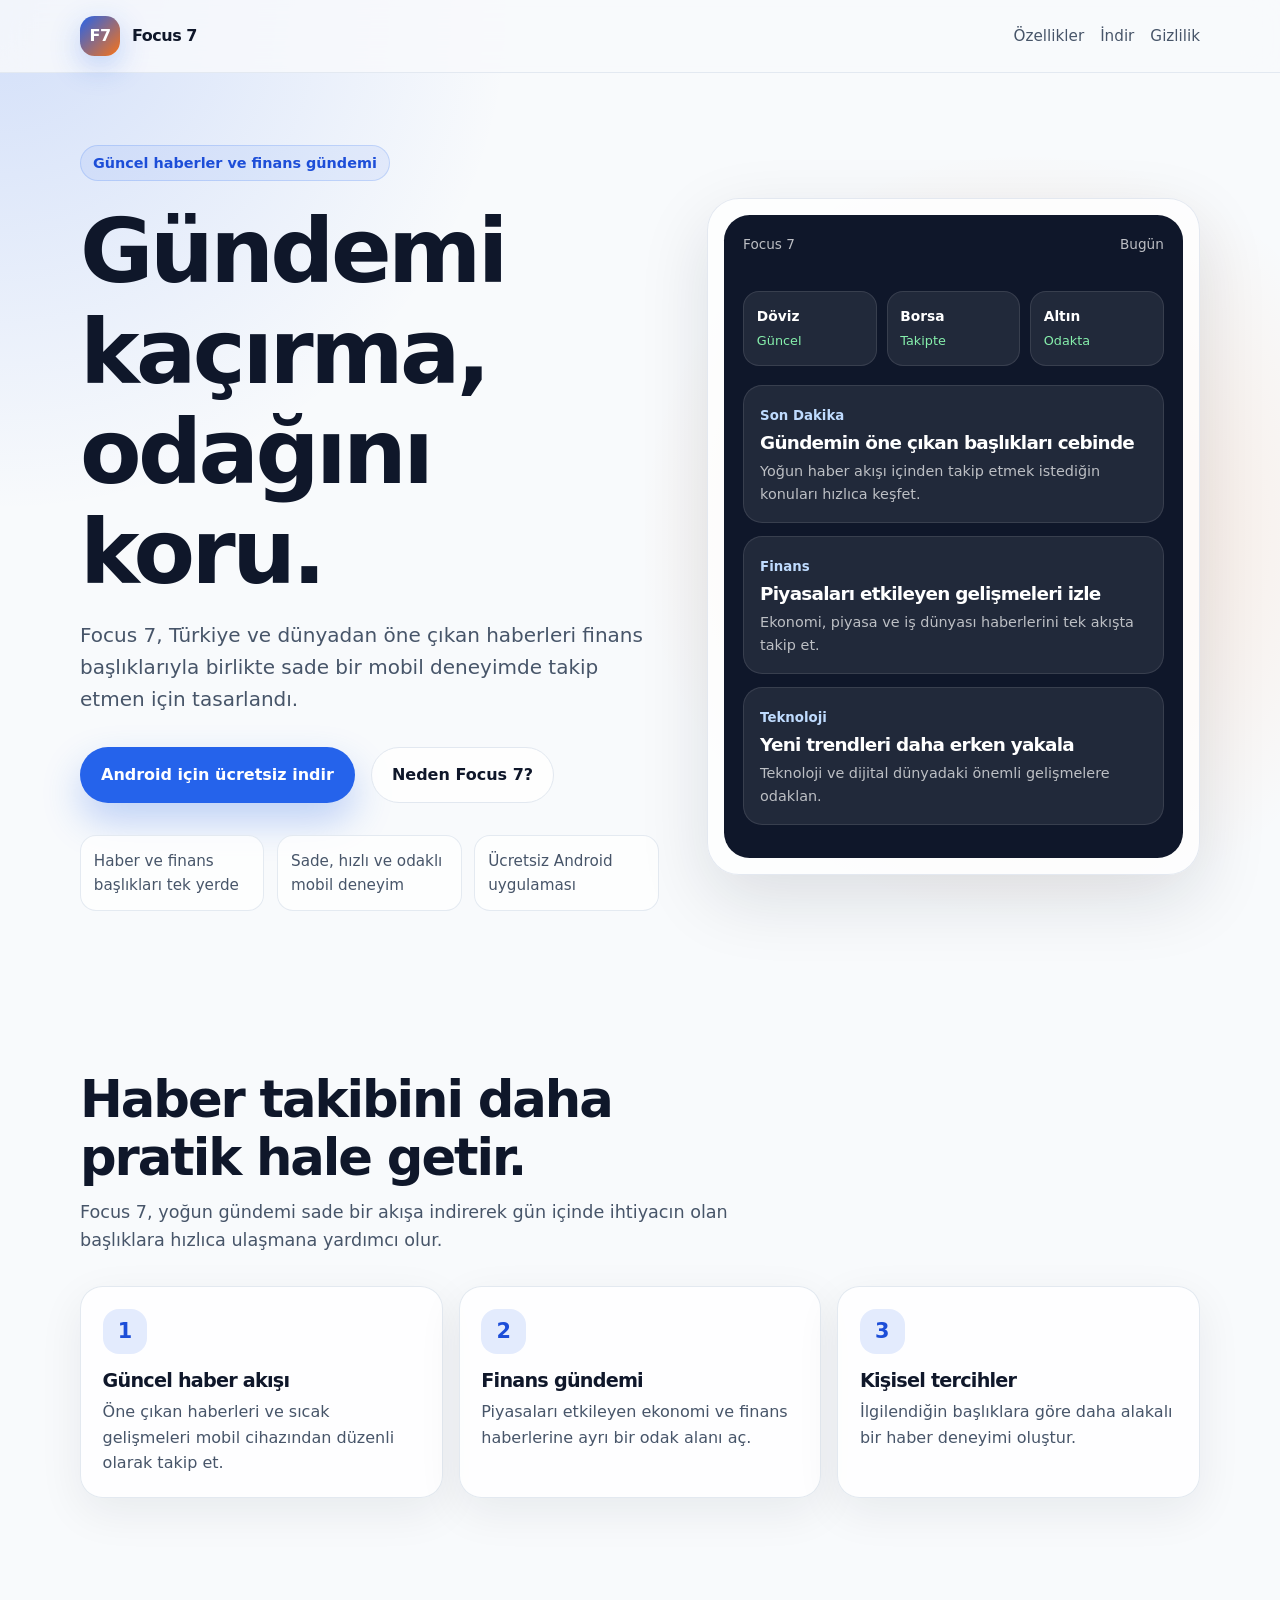
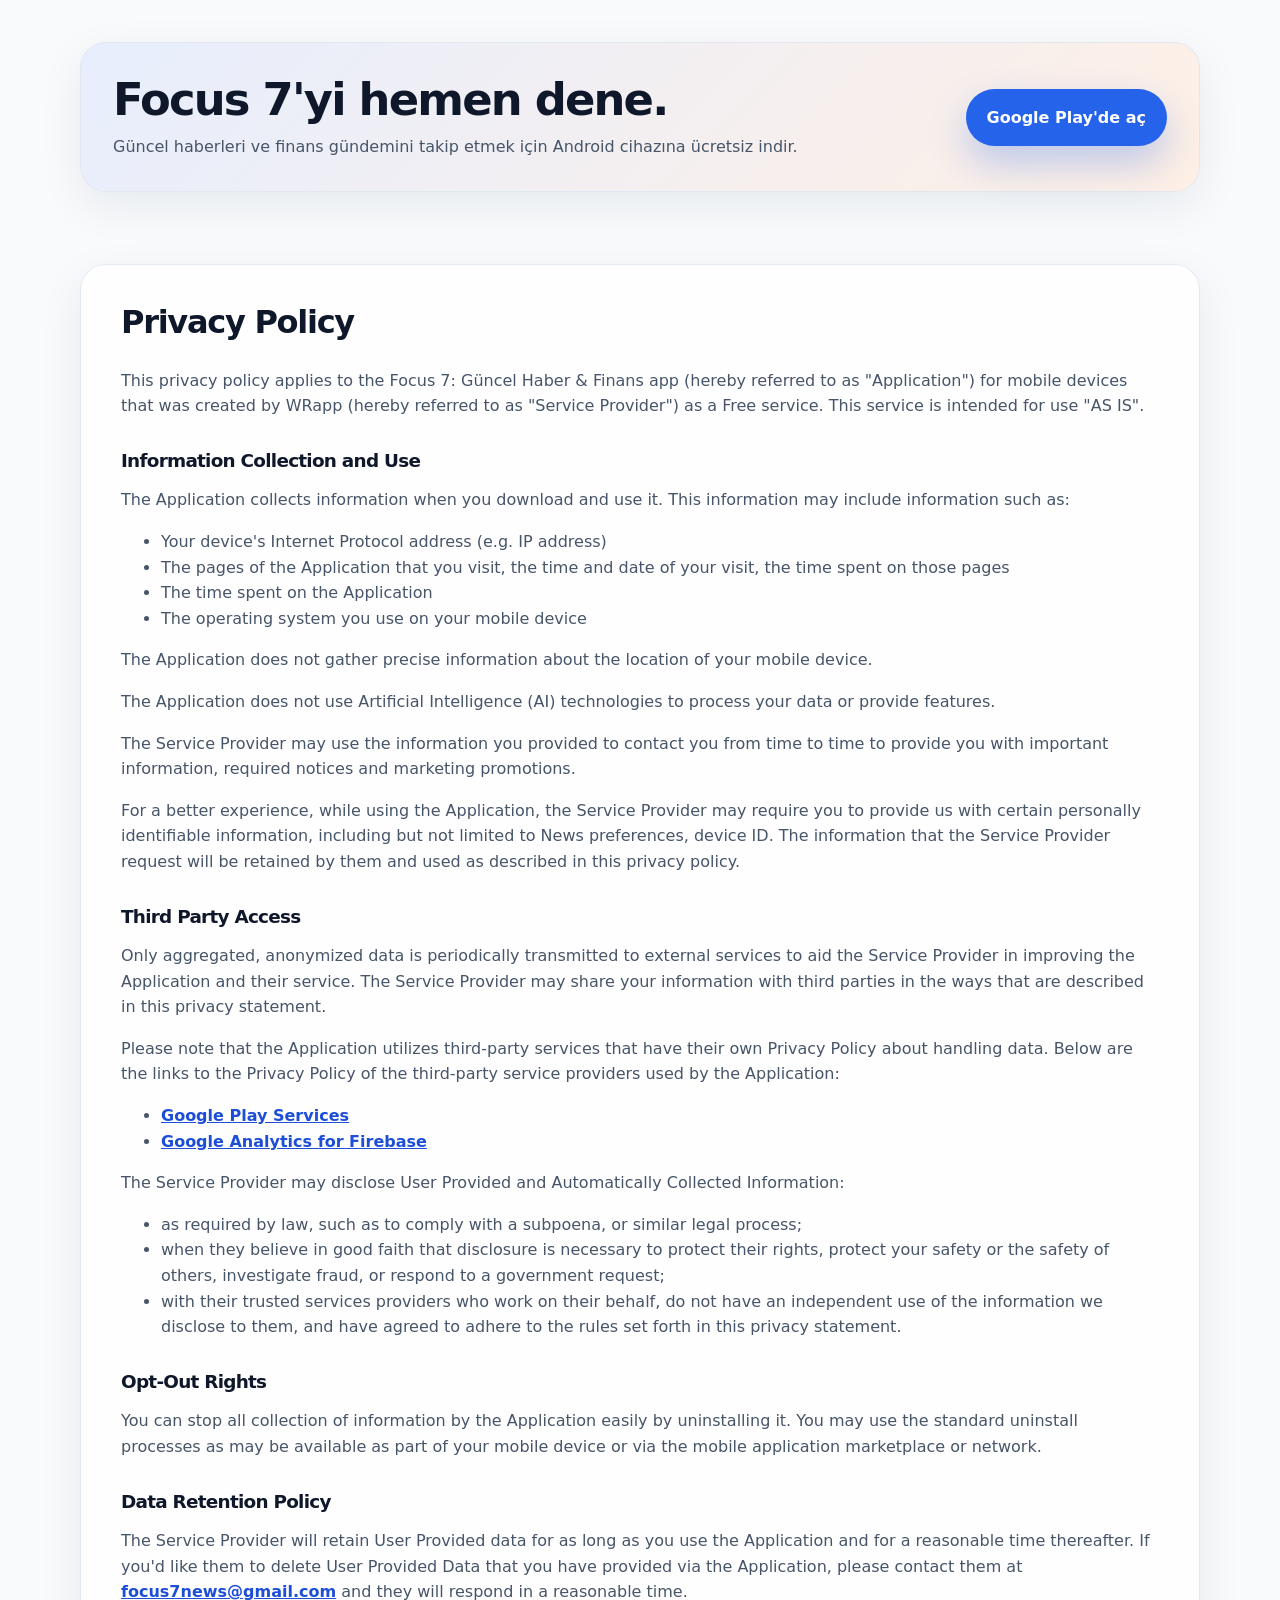
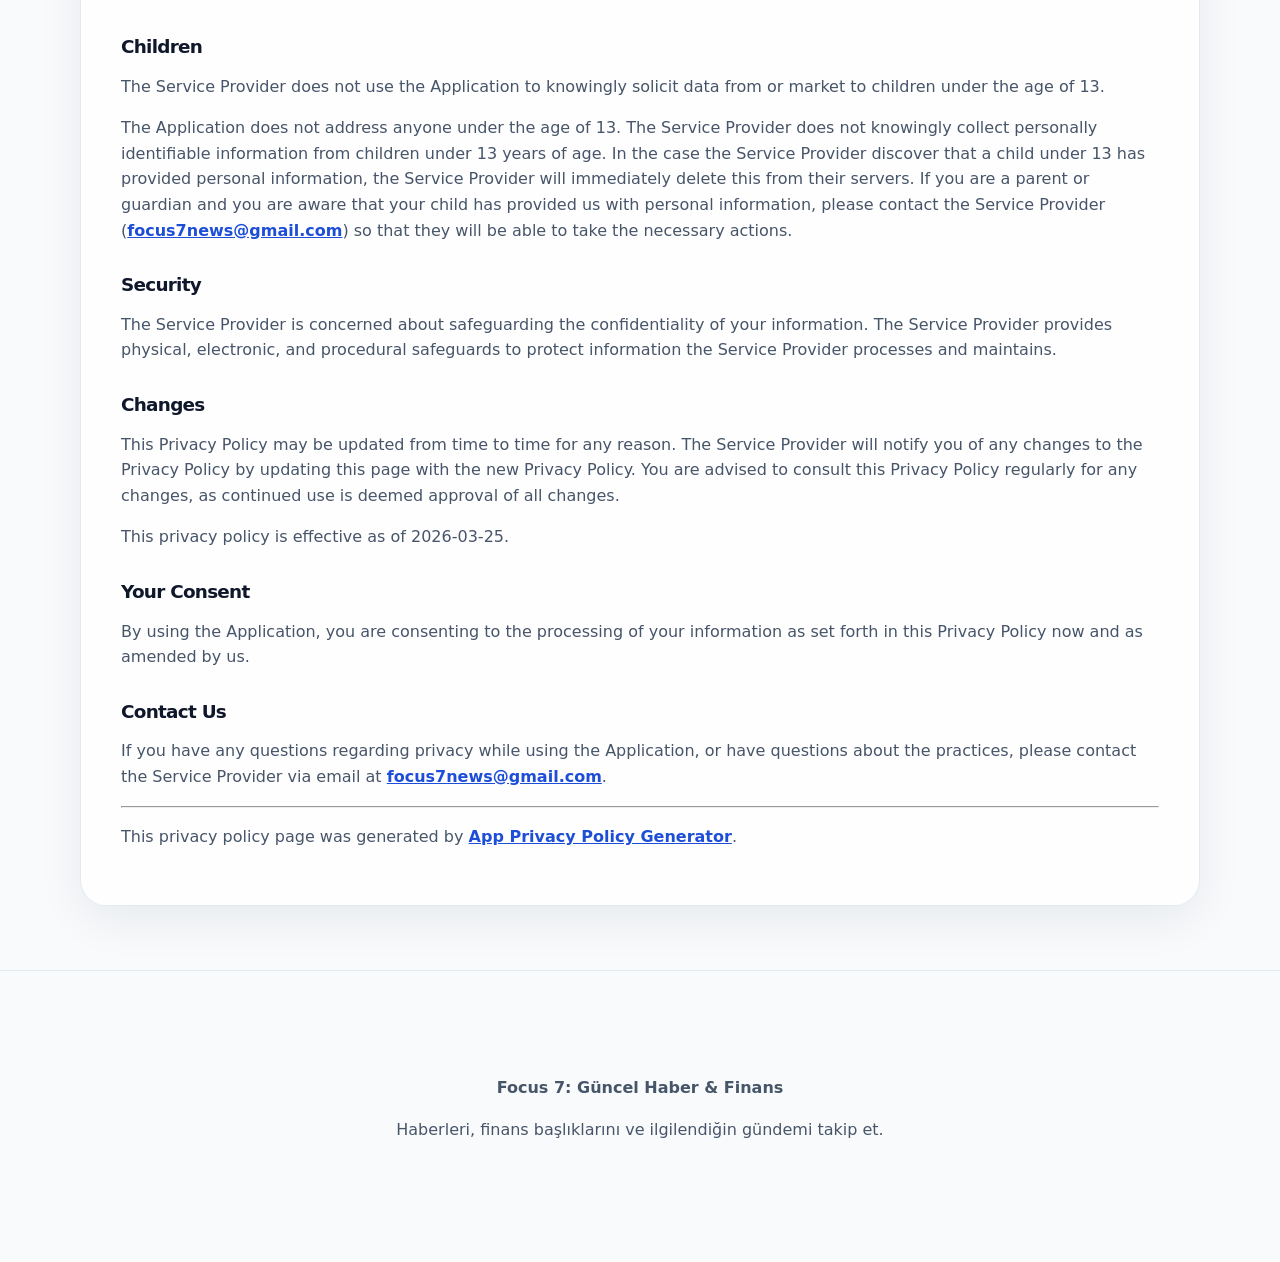
<file: index.html>
<!doctype html>
<html lang="tr">
  <head>
    <meta charset="utf-8">
    <meta name="viewport" content="width=device-width, initial-scale=1">
    <title>Focus 7: Güncel Haber &amp; Finans | Haberleri ve piyasaları takip et</title>
    <meta
      name="description"
      content="Focus 7 ile güncel haberleri, finans gündemini ve takip etmek istediğin başlıkları sade bir mobil deneyimde keşfet. Android için ücretsiz indir."
    >
    <meta name="robots" content="index, follow">
    <meta name="theme-color" content="#111827">

    <meta property="og:type" content="website">
    <meta property="og:title" content="Focus 7: Güncel Haber &amp; Finans">
    <meta
      property="og:description"
      content="Güncel haber ve finans gündemini tek uygulamada takip et. Focus 7'yi Android için ücretsiz indir."
    >
    <meta property="og:locale" content="tr_TR">

    <meta name="twitter:card" content="summary_large_image">
    <meta name="twitter:title" content="Focus 7: Güncel Haber &amp; Finans">
    <meta
      name="twitter:description"
      content="Haberleri ve finans gündemini sade, hızlı ve odaklı bir mobil deneyimde takip et."
    >

    <script type="application/ld+json">
      {
        "@context": "https://schema.org",
        "@type": "SoftwareApplication",
        "name": "Focus 7: Güncel Haber & Finans",
        "applicationCategory": "NewsApplication",
        "operatingSystem": "Android",
        "offers": {
          "@type": "Offer",
          "price": "0",
          "priceCurrency": "TRY"
        },
        "description": "Focus 7, güncel haberleri ve finans gündemini takip etmek için tasarlanmış ücretsiz bir mobil uygulamadır."
      }
    </script>

    <style>
      :root {
        color-scheme: light;
        --bg: #f8fafc;
        --card: #ffffff;
        --ink: #0f172a;
        --muted: #475569;
        --soft: #e2e8f0;
        --primary: #2563eb;
        --primary-dark: #1d4ed8;
        --accent: #f97316;
        --success: #16a34a;
        --shadow: 0 24px 70px rgba(15, 23, 42, 0.12);
      }

      * {
        box-sizing: border-box;
      }

      body {
        margin: 0;
        font-family: Inter, ui-sans-serif, system-ui, -apple-system, BlinkMacSystemFont, "Segoe UI", sans-serif;
        background:
          radial-gradient(circle at top left, rgba(37, 99, 235, 0.18), transparent 32rem),
          radial-gradient(circle at 80% 12%, rgba(249, 115, 22, 0.15), transparent 24rem),
          var(--bg);
        color: var(--ink);
        line-height: 1.6;
      }

      a {
        color: inherit;
      }

      .skip-link {
        position: absolute;
        left: -999px;
        top: 1rem;
        z-index: 10;
        padding: 0.75rem 1rem;
        border-radius: 999px;
        background: var(--ink);
        color: #fff;
      }

      .skip-link:focus {
        left: 1rem;
      }

      .site-header {
        position: sticky;
        top: 0;
        z-index: 5;
        backdrop-filter: blur(16px);
        background: rgba(248, 250, 252, 0.84);
        border-bottom: 1px solid rgba(226, 232, 240, 0.9);
      }

      .nav,
      .section,
      .privacy-policy {
        width: min(1120px, calc(100% - 2rem));
        margin: 0 auto;
      }

      .nav {
        display: flex;
        align-items: center;
        justify-content: space-between;
        gap: 1rem;
        padding: 1rem 0;
      }

      .brand {
        display: inline-flex;
        align-items: center;
        gap: 0.75rem;
        font-weight: 800;
        letter-spacing: -0.03em;
        text-decoration: none;
      }

      .brand-mark {
        display: grid;
        width: 2.5rem;
        height: 2.5rem;
        place-items: center;
        border-radius: 0.9rem;
        background: linear-gradient(135deg, var(--primary), var(--accent));
        color: #fff;
        box-shadow: 0 10px 30px rgba(37, 99, 235, 0.28);
      }

      .nav-links {
        display: flex;
        align-items: center;
        gap: 1rem;
        font-size: 0.95rem;
        color: var(--muted);
      }

      .nav-links a {
        text-decoration: none;
      }

      .hero {
        display: grid;
        grid-template-columns: minmax(0, 1.08fr) minmax(280px, 0.92fr);
        gap: 3rem;
        align-items: center;
        padding: 5rem 0 4rem;
      }

      .eyebrow {
        display: inline-flex;
        align-items: center;
        gap: 0.5rem;
        padding: 0.35rem 0.75rem;
        border: 1px solid rgba(37, 99, 235, 0.18);
        border-radius: 999px;
        background: rgba(37, 99, 235, 0.08);
        color: var(--primary-dark);
        font-weight: 700;
        font-size: 0.9rem;
      }

      h1,
      h2,
      h3 {
        line-height: 1.12;
        letter-spacing: -0.04em;
      }

      h1 {
        margin: 1.25rem 0 1rem;
        max-width: 12ch;
        font-size: clamp(3rem, 7vw, 5.9rem);
      }

      .lead {
        max-width: 38rem;
        margin: 0;
        color: var(--muted);
        font-size: clamp(1.05rem, 2vw, 1.25rem);
      }

      .cta-row {
        display: flex;
        flex-wrap: wrap;
        gap: 1rem;
        margin-top: 2rem;
      }

      .button {
        display: inline-flex;
        align-items: center;
        justify-content: center;
        min-height: 3.25rem;
        padding: 0.9rem 1.25rem;
        border: 1px solid transparent;
        border-radius: 999px;
        font-weight: 800;
        text-decoration: none;
        transition: transform 180ms ease, box-shadow 180ms ease, background 180ms ease;
      }

      .button:hover,
      .button:focus-visible {
        transform: translateY(-2px);
      }

      .button-primary {
        background: var(--primary);
        color: #fff;
        box-shadow: 0 18px 38px rgba(37, 99, 235, 0.28);
      }

      .button-primary:hover,
      .button-primary:focus-visible {
        background: var(--primary-dark);
      }

      .button-secondary {
        background: rgba(255, 255, 255, 0.82);
        border-color: var(--soft);
        color: var(--ink);
      }

      .trust-points {
        display: grid;
        grid-template-columns: repeat(3, minmax(0, 1fr));
        gap: 0.8rem;
        margin-top: 2rem;
        max-width: 40rem;
        padding: 0;
        list-style: none;
      }

      .trust-points li {
        padding: 0.8rem;
        border: 1px solid rgba(226, 232, 240, 0.9);
        border-radius: 1rem;
        background: rgba(255, 255, 255, 0.74);
        color: var(--muted);
        font-size: 0.95rem;
      }

      .phone-card {
        position: relative;
        padding: 1rem;
        border: 1px solid rgba(226, 232, 240, 0.96);
        border-radius: 2rem;
        background: rgba(255, 255, 255, 0.68);
        box-shadow: var(--shadow);
      }

      .phone-screen {
        overflow: hidden;
        min-height: 35rem;
        border-radius: 1.6rem;
        background: #0f172a;
        color: #fff;
      }

      .phone-top {
        display: flex;
        align-items: center;
        justify-content: space-between;
        padding: 1.2rem;
        color: rgba(255, 255, 255, 0.72);
        font-size: 0.85rem;
      }

      .news-feed {
        padding: 0 1.2rem 1.2rem;
      }

      .market-strip {
        display: grid;
        grid-template-columns: repeat(3, 1fr);
        gap: 0.6rem;
        margin: 1rem 0 1.2rem;
      }

      .market-card,
      .story-card {
        border: 1px solid rgba(255, 255, 255, 0.1);
        background: rgba(255, 255, 255, 0.08);
      }

      .market-card {
        padding: 0.8rem;
        border-radius: 1rem;
      }

      .market-card strong {
        display: block;
        font-size: 0.86rem;
      }

      .market-card span {
        color: #86efac;
        font-size: 0.8rem;
      }

      .story-card {
        margin-bottom: 0.85rem;
        padding: 1rem;
        border-radius: 1.2rem;
      }

      .story-card small {
        color: #bfdbfe;
        font-weight: 700;
      }

      .story-card h3 {
        margin: 0.35rem 0;
        font-size: 1.15rem;
      }

      .story-card p {
        margin: 0;
        color: rgba(255, 255, 255, 0.7);
        font-size: 0.9rem;
      }

      .section {
        padding: 4.5rem 0;
      }

      .section-heading {
        max-width: 42rem;
        margin-bottom: 2rem;
      }

      .section-heading h2 {
        margin: 0 0 0.75rem;
        font-size: clamp(2rem, 4vw, 3.2rem);
      }

      .section-heading p {
        margin: 0;
        color: var(--muted);
        font-size: 1.1rem;
      }

      .feature-grid {
        display: grid;
        grid-template-columns: repeat(3, minmax(0, 1fr));
        gap: 1rem;
      }

      .feature-card,
      .download-panel,
      .privacy-policy {
        border: 1px solid rgba(226, 232, 240, 0.95);
        background: rgba(255, 255, 255, 0.82);
        box-shadow: 0 14px 45px rgba(15, 23, 42, 0.07);
      }

      .feature-card {
        padding: 1.35rem;
        border-radius: 1.4rem;
      }

      .feature-icon {
        display: grid;
        width: 2.8rem;
        height: 2.8rem;
        place-items: center;
        border-radius: 1rem;
        background: rgba(37, 99, 235, 0.12);
        color: var(--primary-dark);
        font-size: 1.3rem;
        font-weight: 900;
      }

      .feature-card h3 {
        margin: 1rem 0 0.5rem;
        font-size: 1.2rem;
      }

      .feature-card p {
        margin: 0;
        color: var(--muted);
      }

      .download-panel {
        display: grid;
        grid-template-columns: minmax(0, 1fr) auto;
        gap: 1.5rem;
        align-items: center;
        padding: 2rem;
        border-radius: 1.6rem;
        background:
          linear-gradient(135deg, rgba(37, 99, 235, 0.11), rgba(249, 115, 22, 0.11)),
          rgba(255, 255, 255, 0.92);
      }

      .download-panel h2 {
        margin: 0 0 0.5rem;
        font-size: clamp(1.8rem, 4vw, 2.8rem);
      }

      .download-panel p {
        margin: 0;
        color: var(--muted);
      }

      .privacy-policy {
        margin-bottom: 4rem;
        padding: clamp(1.2rem, 4vw, 2.5rem);
        border-radius: 1.6rem;
      }

      .privacy-policy h2 {
        margin-top: 0;
        font-size: 2rem;
      }

      .privacy-policy h3 {
        margin: 2rem 0 0.5rem;
        font-size: 1.15rem;
      }

      .privacy-policy p,
      .privacy-policy li {
        color: var(--muted);
      }

      .privacy-policy a {
        color: var(--primary-dark);
        font-weight: 700;
      }

      .site-footer {
        border-top: 1px solid rgba(226, 232, 240, 0.9);
        padding: 2rem 0;
        color: var(--muted);
        text-align: center;
      }

      @media (max-width: 820px) {
        .nav-links {
          display: none;
        }

        .hero,
        .download-panel {
          grid-template-columns: 1fr;
        }

        .hero {
          padding-top: 3.5rem;
        }

        .trust-points,
        .feature-grid {
          grid-template-columns: 1fr;
        }

        .phone-screen {
          min-height: 31rem;
        }
      }
    </style>
  </head>
  <body>
    <a class="skip-link" href="#icerik">İçeriğe geç</a>

    <header class="site-header">
      <nav class="nav" aria-label="Ana menü">
        <a class="brand" href="#top" aria-label="Focus 7 ana sayfa">
          <span class="brand-mark">F7</span>
          <span>Focus 7</span>
        </a>
        <div class="nav-links">
          <a href="#ozellikler">Özellikler</a>
          <a href="#indir">İndir</a>
          <a href="#privacy">Gizlilik</a>
        </div>
      </nav>
    </header>

    <main id="icerik">
      <section class="section hero" id="top">
        <div>
          <span class="eyebrow">Güncel haberler ve finans gündemi</span>
          <h1>Gündemi kaçırma, odağını koru.</h1>
          <p class="lead">
            Focus 7, Türkiye ve dünyadan öne çıkan haberleri finans başlıklarıyla birlikte sade bir
            mobil deneyimde takip etmen için tasarlandı.
          </p>

          <div class="cta-row" aria-label="İndirme bağlantıları">
            <a
              class="button button-primary"
              href="https://play.google.com/store/search?q=Focus%207%3A%20G%C3%BCncel%20Haber%20%26%20Finans&amp;c=apps&amp;hl=tr"
              target="_blank"
              rel="noopener noreferrer"
            >
              Android için ücretsiz indir
            </a>
            <a class="button button-secondary" href="#ozellikler">Neden Focus 7?</a>
          </div>

          <ul class="trust-points" aria-label="Focus 7 avantajları">
            <li>Haber ve finans başlıkları tek yerde</li>
            <li>Sade, hızlı ve odaklı mobil deneyim</li>
            <li>Ücretsiz Android uygulaması</li>
          </ul>
        </div>

        <div class="phone-card" aria-label="Focus 7 uygulama önizlemesi">
          <div class="phone-screen">
            <div class="phone-top">
              <span>Focus 7</span>
              <span>Bugün</span>
            </div>
            <div class="news-feed">
              <div class="market-strip" aria-label="Piyasa özeti">
                <div class="market-card">
                  <strong>Döviz</strong>
                  <span>Güncel</span>
                </div>
                <div class="market-card">
                  <strong>Borsa</strong>
                  <span>Takipte</span>
                </div>
                <div class="market-card">
                  <strong>Altın</strong>
                  <span>Odakta</span>
                </div>
              </div>

              <article class="story-card">
                <small>Son Dakika</small>
                <h3>Gündemin öne çıkan başlıkları cebinde</h3>
                <p>Yoğun haber akışı içinden takip etmek istediğin konuları hızlıca keşfet.</p>
              </article>
              <article class="story-card">
                <small>Finans</small>
                <h3>Piyasaları etkileyen gelişmeleri izle</h3>
                <p>Ekonomi, piyasa ve iş dünyası haberlerini tek akışta takip et.</p>
              </article>
              <article class="story-card">
                <small>Teknoloji</small>
                <h3>Yeni trendleri daha erken yakala</h3>
                <p>Teknoloji ve dijital dünyadaki önemli gelişmelere odaklan.</p>
              </article>
            </div>
          </div>
        </div>
      </section>

      <section class="section" id="ozellikler">
        <div class="section-heading">
          <h2>Haber takibini daha pratik hale getir.</h2>
          <p>
            Focus 7, yoğun gündemi sade bir akışa indirerek gün içinde ihtiyacın olan başlıklara
            hızlıca ulaşmana yardımcı olur.
          </p>
        </div>

        <div class="feature-grid">
          <article class="feature-card">
            <div class="feature-icon">1</div>
            <h3>Güncel haber akışı</h3>
            <p>Öne çıkan haberleri ve sıcak gelişmeleri mobil cihazından düzenli olarak takip et.</p>
          </article>
          <article class="feature-card">
            <div class="feature-icon">2</div>
            <h3>Finans gündemi</h3>
            <p>Piyasaları etkileyen ekonomi ve finans haberlerine ayrı bir odak alanı aç.</p>
          </article>
          <article class="feature-card">
            <div class="feature-icon">3</div>
            <h3>Kişisel tercihler</h3>
            <p>İlgilendiğin başlıklara göre daha alakalı bir haber deneyimi oluştur.</p>
          </article>
        </div>
      </section>

      <section class="section" id="indir">
        <div class="download-panel">
          <div>
            <h2>Focus 7'yi hemen dene.</h2>
            <p>
              Güncel haberleri ve finans gündemini takip etmek için Android cihazına ücretsiz indir.
            </p>
          </div>
          <a
            class="button button-primary"
            href="https://play.google.com/store/search?q=Focus%207%3A%20G%C3%BCncel%20Haber%20%26%20Finans&amp;c=apps&amp;hl=tr"
            target="_blank"
            rel="noopener noreferrer"
          >
            Google Play'de aç
          </a>
        </div>
      </section>

      <section class="privacy-policy" id="privacy" aria-labelledby="privacy-heading">
        <h2 id="privacy-heading">Privacy Policy</h2>
        <p>
          This privacy policy applies to the Focus 7: Güncel Haber &amp; Finans app (hereby referred
          to as "Application") for mobile devices that was created by WRapp (hereby referred to as
          "Service Provider") as a Free service. This service is intended for use "AS IS".
        </p>

        <h3>Information Collection and Use</h3>
        <p>The Application collects information when you download and use it. This information may include information such as:</p>
        <ul>
          <li>Your device's Internet Protocol address (e.g. IP address)</li>
          <li>The pages of the Application that you visit, the time and date of your visit, the time spent on those pages</li>
          <li>The time spent on the Application</li>
          <li>The operating system you use on your mobile device</li>
        </ul>
        <p>The Application does not gather precise information about the location of your mobile device.</p>
        <p>The Application does not use Artificial Intelligence (AI) technologies to process your data or provide features.</p>
        <p>
          The Service Provider may use the information you provided to contact you from time to time
          to provide you with important information, required notices and marketing promotions.
        </p>
        <p>
          For a better experience, while using the Application, the Service Provider may require you
          to provide us with certain personally identifiable information, including but not limited to
          News preferences, device ID. The information that the Service Provider request will be
          retained by them and used as described in this privacy policy.
        </p>

        <h3>Third Party Access</h3>
        <p>
          Only aggregated, anonymized data is periodically transmitted to external services to aid
          the Service Provider in improving the Application and their service. The Service Provider
          may share your information with third parties in the ways that are described in this
          privacy statement.
        </p>
        <p>
          Please note that the Application utilizes third-party services that have their own Privacy
          Policy about handling data. Below are the links to the Privacy Policy of the third-party
          service providers used by the Application:
        </p>
        <ul>
          <li><a href="https://www.google.com/policies/privacy/" target="_blank" rel="noopener noreferrer">Google Play Services</a></li>
          <li><a href="https://firebase.google.com/support/privacy" target="_blank" rel="noopener noreferrer">Google Analytics for Firebase</a></li>
        </ul>
        <p>The Service Provider may disclose User Provided and Automatically Collected Information:</p>
        <ul>
          <li>as required by law, such as to comply with a subpoena, or similar legal process;</li>
          <li>
            when they believe in good faith that disclosure is necessary to protect their rights,
            protect your safety or the safety of others, investigate fraud, or respond to a government
            request;
          </li>
          <li>
            with their trusted services providers who work on their behalf, do not have an independent
            use of the information we disclose to them, and have agreed to adhere to the rules set
            forth in this privacy statement.
          </li>
        </ul>

        <h3>Opt-Out Rights</h3>
        <p>
          You can stop all collection of information by the Application easily by uninstalling it. You
          may use the standard uninstall processes as may be available as part of your mobile device
          or via the mobile application marketplace or network.
        </p>

        <h3>Data Retention Policy</h3>
        <p>
          The Service Provider will retain User Provided data for as long as you use the Application
          and for a reasonable time thereafter. If you'd like them to delete User Provided Data that
          you have provided via the Application, please contact them at
          <a href="mailto:focus7news@gmail.com">focus7news@gmail.com</a> and they will respond in a
          reasonable time.
        </p>

        <h3>Children</h3>
        <p>The Service Provider does not use the Application to knowingly solicit data from or market to children under the age of 13.</p>
        <p>
          The Application does not address anyone under the age of 13. The Service Provider does not
          knowingly collect personally identifiable information from children under 13 years of age.
          In the case the Service Provider discover that a child under 13 has provided personal
          information, the Service Provider will immediately delete this from their servers. If you
          are a parent or guardian and you are aware that your child has provided us with personal
          information, please contact the Service Provider
          (<a href="mailto:focus7news@gmail.com">focus7news@gmail.com</a>) so that they will be able
          to take the necessary actions.
        </p>

        <h3>Security</h3>
        <p>
          The Service Provider is concerned about safeguarding the confidentiality of your information.
          The Service Provider provides physical, electronic, and procedural safeguards to protect
          information the Service Provider processes and maintains.
        </p>

        <h3>Changes</h3>
        <p>
          This Privacy Policy may be updated from time to time for any reason. The Service Provider
          will notify you of any changes to the Privacy Policy by updating this page with the new
          Privacy Policy. You are advised to consult this Privacy Policy regularly for any changes, as
          continued use is deemed approval of all changes.
        </p>
        <p>This privacy policy is effective as of 2026-03-25.</p>

        <h3>Your Consent</h3>
        <p>
          By using the Application, you are consenting to the processing of your information as set
          forth in this Privacy Policy now and as amended by us.
        </p>

        <h3>Contact Us</h3>
        <p>
          If you have any questions regarding privacy while using the Application, or have questions
          about the practices, please contact the Service Provider via email at
          <a href="mailto:focus7news@gmail.com">focus7news@gmail.com</a>.
        </p>
        <hr>
        <p>
          This privacy policy page was generated by
          <a href="https://app-privacy-policy-generator.nisrulz.com/" target="_blank" rel="noopener noreferrer">App Privacy Policy Generator</a>.
        </p>
      </section>
    </main>

    <footer class="site-footer">
      <div class="section">
        <strong>Focus 7: Güncel Haber &amp; Finans</strong>
        <p>Haberleri, finans başlıklarını ve ilgilendiğin gündemi takip et.</p>
      </div>
    </footer>
  </body>
</html>
</file>
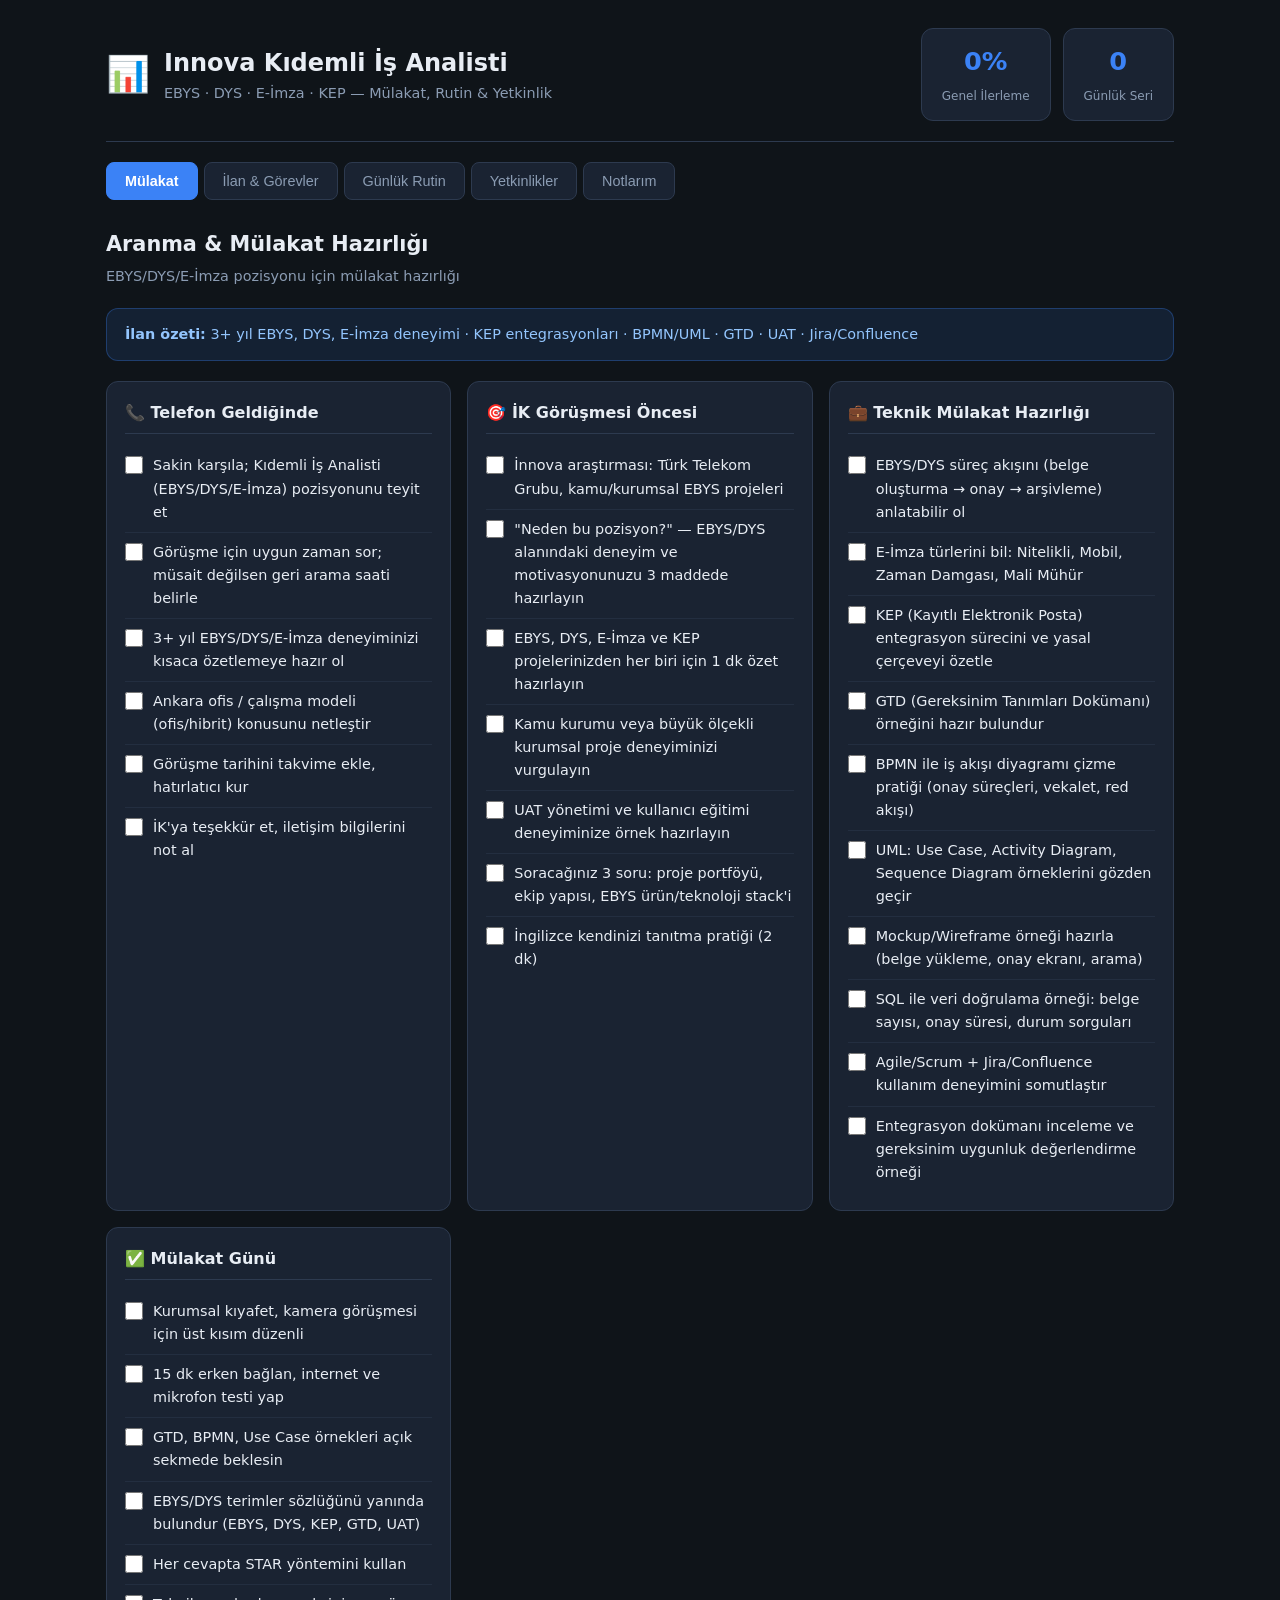
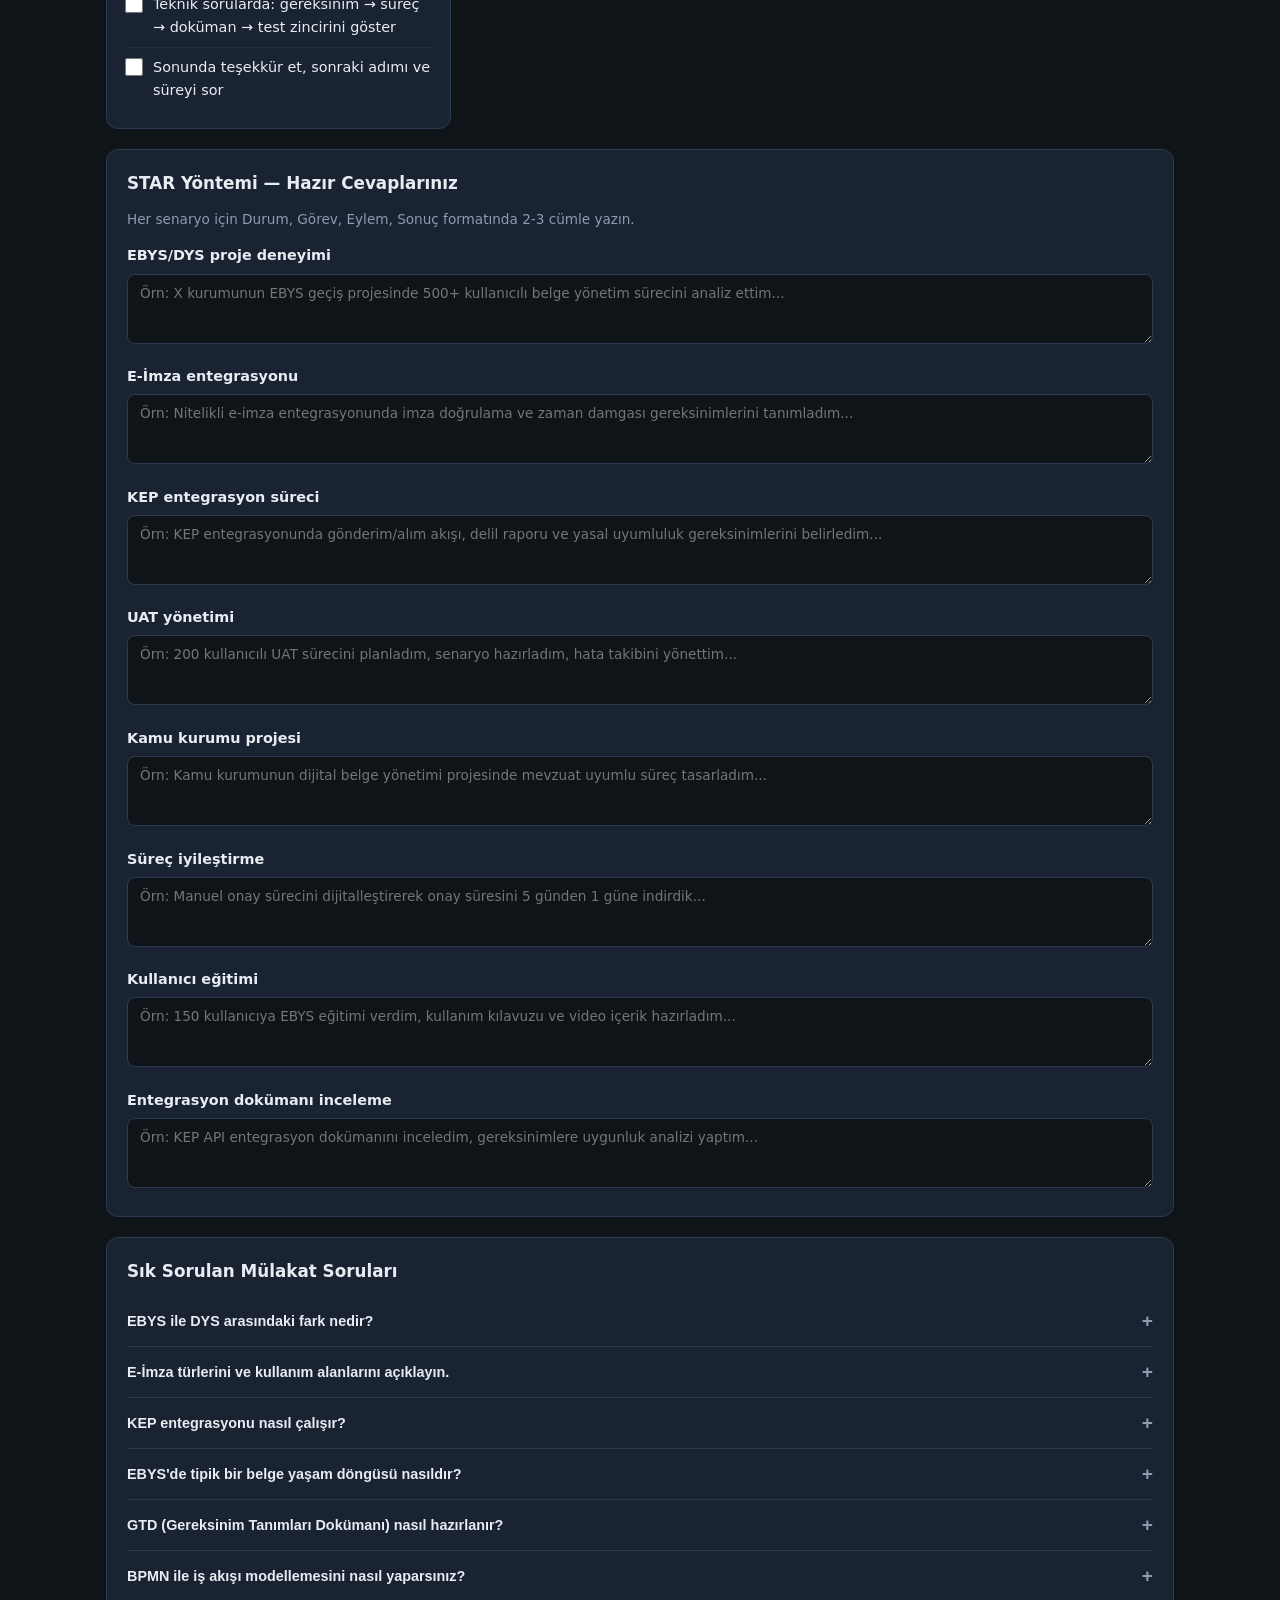
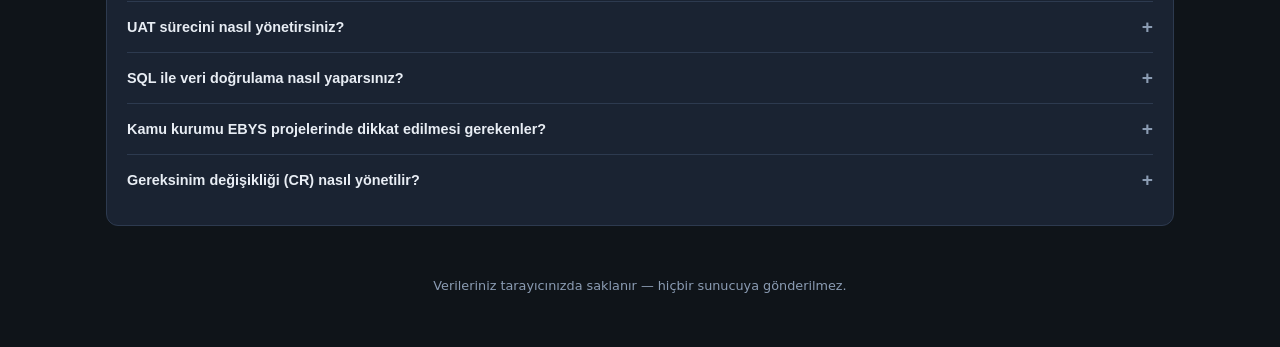
<file: innova-ba-tracker/index.html>
<!DOCTYPE html>
<html lang="tr">
<head>
  <meta charset="UTF-8">
  <meta name="viewport" content="width=device-width, initial-scale=1.0">
  <title>Innova Kıdemli İş Analisti — EBYS/DYS Takip</title>
  <link rel="stylesheet" href="styles.css">
</head>
<body>
  <div class="app">
    <header class="header">
      <div class="header-content">
        <div class="logo">
          <span class="logo-icon">📊</span>
          <div>
            <h1>Innova Kıdemli İş Analisti</h1>
            <p class="subtitle">EBYS · DYS · E-İmza · KEP — Mülakat, Rutin & Yetkinlik</p>
          </div>
        </div>
        <div class="header-stats">
          <div class="stat-card">
            <span class="stat-value" id="overallProgress">0%</span>
            <span class="stat-label">Genel İlerleme</span>
          </div>
          <div class="stat-card">
            <span class="stat-value" id="streakCount">0</span>
            <span class="stat-label">Günlük Seri</span>
          </div>
        </div>
      </div>
    </header>

    <nav class="tabs" role="tablist">
      <button class="tab active" data-tab="mulakat" role="tab">Mülakat</button>
      <button class="tab" data-tab="ilan" role="tab">İlan & Görevler</button>
      <button class="tab" data-tab="rutin" role="tab">Günlük Rutin</button>
      <button class="tab" data-tab="yetkinlik" role="tab">Yetkinlikler</button>
      <button class="tab" data-tab="notlar" role="tab">Notlarım</button>
    </nav>

    <main class="content">
      <!-- MÜLAKAT HAZIRLIĞI -->
      <section id="mulakat" class="panel active">
        <div class="panel-header">
          <h2>Aranma & Mülakat Hazırlığı</h2>
          <p>EBYS/DYS/E-İmza pozisyonu için mülakat hazırlığı</p>
        </div>

        <div class="alert alert-info">
          <strong>İlan özeti:</strong> 3+ yıl EBYS, DYS, E-İmza deneyimi · KEP entegrasyonları · BPMN/UML · GTD · UAT · Jira/Confluence
        </div>

        <div class="phase-grid">
          <div class="phase-card">
            <h3>📞 Telefon Geldiğinde</h3>
            <ul class="checklist" data-group="telefon"></ul>
          </div>
          <div class="phase-card">
            <h3>🎯 İK Görüşmesi Öncesi</h3>
            <ul class="checklist" data-group="ik-oncesi"></ul>
          </div>
          <div class="phase-card">
            <h3>💼 Teknik Mülakat Hazırlığı</h3>
            <ul class="checklist" data-group="teknik-hazirlik"></ul>
          </div>
          <div class="phase-card">
            <h3>✅ Mülakat Günü</h3>
            <ul class="checklist" data-group="mulakat-gunu"></ul>
          </div>
        </div>

        <div class="card">
          <h3>STAR Yöntemi — Hazır Cevaplarınız</h3>
          <p class="hint">Her senaryo için Durum, Görev, Eylem, Sonuç formatında 2-3 cümle yazın.</p>
          <div class="star-grid" id="starScenarios"></div>
        </div>

        <div class="card">
          <h3>Sık Sorulan Mülakat Soruları</h3>
          <div class="accordion" id="interviewQuestions"></div>
        </div>
      </section>

      <!-- İLAN & GÖREVLER -->
      <section id="ilan" class="panel">
        <div class="panel-header">
          <h2>İlan Detayı & Sorumluluklar</h2>
          <p>Aranan yetkinlikler ve pozisyon sorumlulukları — hazırlık takibi</p>
        </div>

        <div class="phase-grid">
          <div class="phase-card">
            <h3>✅ Aranan Temel Yetkinlikler</h3>
            <ul class="checklist" data-group="temelYetkinlikler"></ul>
          </div>
          <div class="phase-card">
            <h3>⭐ Tercih Sebebi Yetkinlikler</h3>
            <ul class="checklist" data-group="tercihYetkinlikler"></ul>
          </div>
        </div>

        <div class="card">
          <h3>📋 Başlıca Sorumluluklar</h3>
          <p class="hint">İşe başladığınızda bu görevleri üstleneceksiniz — her birine hazır olduğunuzu işaretleyin.</p>
          <ul class="checklist" data-group="sorumluluklar"></ul>
        </div>

        <div class="card glossary-card">
          <h3>📖 Terimler Sözlüğü</h3>
          <div class="glossary" id="glossary"></div>
        </div>
      </section>

      <!-- GÜNLÜK RUTİN -->
      <section id="rutin" class="panel">
        <div class="panel-header">
          <h2>İşe Başlayınca Günlük Rutin</h2>
          <p id="todayLabel"></p>
        </div>

        <div class="routine-layout">
          <div class="routine-block">
            <h3>🌅 Sabah (09:00 – 10:30)</h3>
            <ul class="checklist daily" data-group="sabah"></ul>
          </div>
          <div class="routine-block">
            <h3>☀️ Öğle (10:30 – 13:00)</h3>
            <ul class="checklist daily" data-group="ogle"></ul>
          </div>
          <div class="routine-block">
            <h3>🌤️ Öğleden Sonra (14:00 – 17:00)</h3>
            <ul class="checklist daily" data-group="ogleden-sonra"></ul>
          </div>
          <div class="routine-block">
            <h3>🌆 Gün Sonu (17:00 – 18:00)</h3>
            <ul class="checklist daily" data-group="gun-sonu"></ul>
          </div>
        </div>

        <div class="card">
          <h3>Haftalık Odak Alanları</h3>
          <div class="week-focus" id="weekFocus"></div>
        </div>

        <button class="btn btn-secondary" id="resetDaily">Bugünkü Rutini Sıfırla</button>
        <button class="btn btn-primary" id="completeDay">Günü Tamamla ✓</button>
      </section>

      <!-- YETKİNLİK GELİŞİMİ -->
      <section id="yetkinlik" class="panel">
        <div class="panel-header">
          <h2>Yetkinlik & Program Gelişimi</h2>
          <p>EBYS, DYS, E-İmza, KEP ve analiz yetkinlikleri</p>
        </div>

        <div class="skill-filters">
          <button class="filter-btn active" data-filter="all">Tümü</button>
          <button class="filter-btn" data-filter="kritik">Kritik</button>
          <button class="filter-btn" data-filter="onemli">Önemli</button>
          <button class="filter-btn" data-filter="tercih">Tercih Sebebi</button>
        </div>

        <div class="skills-grid" id="skillsGrid"></div>

        <div class="card">
          <h3>Öğrenme Kaynakları</h3>
          <div class="resources-list" id="resourcesList"></div>
        </div>
      </section>

      <!-- NOTLAR -->
      <section id="notlar" class="panel">
        <div class="panel-header">
          <h2>Kişisel Notlarım</h2>
          <p>Mülakat notları, proje fikirleri ve gelişim hedefleriniz</p>
        </div>

        <div class="notes-toolbar">
          <select id="noteCategory">
            <option value="mulakat">Mülakat</option>
            <option value="proje">Proje</option>
            <option value="ogrenme">Öğrenme</option>
            <option value="genel">Genel</option>
          </select>
          <input type="text" id="noteTitle" placeholder="Not başlığı...">
        </div>
        <textarea id="noteContent" placeholder="Notunuzu buraya yazın..." rows="5"></textarea>
        <button class="btn btn-primary" id="addNote">Not Ekle</button>

        <div class="notes-list" id="notesList"></div>
      </section>
    </main>

    <footer class="footer">
      <p>Verileriniz tarayıcınızda saklanır — hiçbir sunucuya gönderilmez.</p>
    </footer>
  </div>

  <script src="data.js"></script>
  <script src="app.js"></script>
</body>
</html>
</file>
<file: innova-ba-tracker/styles.css>
:root {
  --bg: #0f1419;
  --surface: #1a2332;
  --surface-hover: #243044;
  --border: #2d3a4f;
  --text: #e8edf4;
  --text-muted: #8b9cb3;
  --primary: #3b82f6;
  --primary-hover: #2563eb;
  --success: #22c55e;
  --warning: #f59e0b;
  --danger: #ef4444;
  --kritik: #ef4444;
  --onemli: #f59e0b;
  --ileri: #8b5cf6;
  --radius: 12px;
  --shadow: 0 4px 24px rgba(0, 0, 0, 0.3);
}

* {
  box-sizing: border-box;
  margin: 0;
  padding: 0;
}

body {
  font-family: 'Segoe UI', system-ui, -apple-system, sans-serif;
  background: var(--bg);
  color: var(--text);
  line-height: 1.6;
  min-height: 100vh;
}

.app {
  max-width: 1100px;
  margin: 0 auto;
  padding: 0 16px 40px;
}

/* Header */
.header {
  padding: 28px 0 20px;
  border-bottom: 1px solid var(--border);
  margin-bottom: 20px;
}

.header-content {
  display: flex;
  justify-content: space-between;
  align-items: center;
  flex-wrap: wrap;
  gap: 20px;
}

.logo {
  display: flex;
  align-items: center;
  gap: 14px;
}

.logo-icon {
  font-size: 2.2rem;
}

.logo h1 {
  font-size: 1.5rem;
  font-weight: 700;
}

.subtitle {
  color: var(--text-muted);
  font-size: 0.9rem;
}

.header-stats {
  display: flex;
  gap: 12px;
}

.stat-card {
  background: var(--surface);
  border: 1px solid var(--border);
  border-radius: var(--radius);
  padding: 12px 20px;
  text-align: center;
  min-width: 100px;
}

.stat-value {
  display: block;
  font-size: 1.6rem;
  font-weight: 700;
  color: var(--primary);
}

.stat-label {
  font-size: 0.75rem;
  color: var(--text-muted);
}

/* Tabs */
.tabs {
  display: flex;
  gap: 6px;
  margin-bottom: 24px;
  overflow-x: auto;
  padding-bottom: 4px;
}

.tab {
  background: var(--surface);
  border: 1px solid var(--border);
  color: var(--text-muted);
  padding: 10px 18px;
  border-radius: 8px;
  cursor: pointer;
  font-size: 0.9rem;
  white-space: nowrap;
  transition: all 0.2s;
}

.tab:hover {
  background: var(--surface-hover);
  color: var(--text);
}

.tab.active {
  background: var(--primary);
  border-color: var(--primary);
  color: white;
  font-weight: 600;
}

/* Panels */
.panel {
  display: none;
}

.panel.active {
  display: block;
}

.panel-header {
  margin-bottom: 20px;
}

.panel-header h2 {
  font-size: 1.3rem;
  margin-bottom: 4px;
}

.panel-header p {
  color: var(--text-muted);
  font-size: 0.9rem;
}

/* Alert */
.alert {
  padding: 14px 18px;
  border-radius: var(--radius);
  margin-bottom: 20px;
  font-size: 0.9rem;
}

.alert-info {
  background: rgba(59, 130, 246, 0.12);
  border: 1px solid rgba(59, 130, 246, 0.3);
  color: #93c5fd;
}

/* Cards */
.card {
  background: var(--surface);
  border: 1px solid var(--border);
  border-radius: var(--radius);
  padding: 20px;
  margin-bottom: 20px;
}

.card h3 {
  font-size: 1.05rem;
  margin-bottom: 12px;
}

.hint {
  color: var(--text-muted);
  font-size: 0.85rem;
  margin-bottom: 14px;
}

/* Phase grid */
.phase-grid {
  display: grid;
  grid-template-columns: repeat(auto-fit, minmax(280px, 1fr));
  gap: 16px;
  margin-bottom: 20px;
}

.phase-card {
  background: var(--surface);
  border: 1px solid var(--border);
  border-radius: var(--radius);
  padding: 18px;
}

.phase-card h3 {
  font-size: 1rem;
  margin-bottom: 12px;
  padding-bottom: 8px;
  border-bottom: 1px solid var(--border);
}

/* Checklist */
.checklist {
  list-style: none;
}

.checklist li {
  display: flex;
  align-items: flex-start;
  gap: 10px;
  padding: 8px 0;
  border-bottom: 1px solid rgba(45, 58, 79, 0.5);
  font-size: 0.9rem;
}

.checklist li:last-child {
  border-bottom: none;
}

.checklist input[type="checkbox"] {
  width: 18px;
  height: 18px;
  margin-top: 2px;
  accent-color: var(--primary);
  cursor: pointer;
  flex-shrink: 0;
}

.checklist li.done span {
  text-decoration: line-through;
  color: var(--text-muted);
}

/* STAR */
.star-grid {
  display: grid;
  gap: 14px;
}

.star-item label {
  display: block;
  font-weight: 600;
  font-size: 0.9rem;
  margin-bottom: 6px;
}

.star-item textarea {
  width: 100%;
  background: var(--bg);
  border: 1px solid var(--border);
  border-radius: 8px;
  color: var(--text);
  padding: 10px 12px;
  font-family: inherit;
  font-size: 0.85rem;
  resize: vertical;
  min-height: 70px;
}

.star-item textarea:focus {
  outline: none;
  border-color: var(--primary);
}

/* Accordion */
.accordion-item {
  border-bottom: 1px solid var(--border);
}

.accordion-item:last-child {
  border-bottom: none;
}

.accordion-q {
  width: 100%;
  background: none;
  border: none;
  color: var(--text);
  text-align: left;
  padding: 14px 0;
  font-size: 0.9rem;
  font-weight: 600;
  cursor: pointer;
  display: flex;
  justify-content: space-between;
  align-items: center;
}

.accordion-q::after {
  content: '+';
  font-size: 1.2rem;
  color: var(--text-muted);
  transition: transform 0.2s;
}

.accordion-item.open .accordion-q::after {
  transform: rotate(45deg);
}

.accordion-a {
  display: none;
  padding: 0 0 14px;
  color: var(--text-muted);
  font-size: 0.85rem;
  line-height: 1.7;
}

.accordion-item.open .accordion-a {
  display: block;
}

/* Routine */
.routine-layout {
  display: grid;
  gap: 16px;
  margin-bottom: 20px;
}

.routine-block {
  background: var(--surface);
  border: 1px solid var(--border);
  border-radius: var(--radius);
  padding: 18px;
}

.routine-block h3 {
  font-size: 0.95rem;
  margin-bottom: 10px;
}

.week-focus {
  display: grid;
  gap: 8px;
}

.week-day {
  display: flex;
  gap: 12px;
  padding: 10px 0;
  border-bottom: 1px solid var(--border);
  font-size: 0.9rem;
}

.week-day:last-child {
  border-bottom: none;
}

.week-day strong {
  min-width: 90px;
  color: var(--primary);
}

/* Skills */
.skill-filters {
  display: flex;
  gap: 8px;
  margin-bottom: 18px;
  flex-wrap: wrap;
}

.filter-btn {
  background: var(--surface);
  border: 1px solid var(--border);
  color: var(--text-muted);
  padding: 6px 14px;
  border-radius: 20px;
  cursor: pointer;
  font-size: 0.8rem;
  transition: all 0.2s;
}

.filter-btn:hover,
.filter-btn.active {
  background: var(--primary);
  border-color: var(--primary);
  color: white;
}

.skills-grid {
  display: grid;
  grid-template-columns: repeat(auto-fill, minmax(300px, 1fr));
  gap: 14px;
  margin-bottom: 20px;
}

.skill-card {
  background: var(--surface);
  border: 1px solid var(--border);
  border-radius: var(--radius);
  padding: 16px;
  transition: border-color 0.2s;
}

.skill-card:hover {
  border-color: var(--primary);
}

.skill-header {
  display: flex;
  justify-content: space-between;
  align-items: center;
  margin-bottom: 10px;
}

.skill-header h4 {
  font-size: 0.95rem;
}

.badge {
  font-size: 0.7rem;
  padding: 3px 8px;
  border-radius: 10px;
  font-weight: 600;
  text-transform: uppercase;
}

.badge.kritik { background: rgba(239, 68, 68, 0.2); color: var(--kritik); }
.badge.onemli { background: rgba(245, 158, 11, 0.2); color: var(--onemli); }
.badge.ileri { background: rgba(139, 92, 246, 0.2); color: var(--ileri); }
.badge.tercih { background: rgba(34, 197, 94, 0.2); color: #22c55e; }

.glossary {
  display: grid;
  gap: 10px;
}

.glossary-item {
  display: grid;
  grid-template-columns: 100px 1fr;
  gap: 12px;
  padding: 8px 0;
  border-bottom: 1px solid var(--border);
  font-size: 0.85rem;
}

.glossary-item:last-child {
  border-bottom: none;
}

.glossary-item strong {
  color: var(--primary);
}

.glossary-item span {
  color: var(--text-muted);
}

@media (max-width: 600px) {
  .glossary-item {
    grid-template-columns: 1fr;
    gap: 4px;
  }
}

.skill-progress {
  margin-bottom: 10px;
}

.progress-bar {
  height: 6px;
  background: var(--bg);
  border-radius: 3px;
  overflow: hidden;
  margin-bottom: 4px;
}

.progress-fill {
  height: 100%;
  background: var(--primary);
  border-radius: 3px;
  transition: width 0.3s;
}

.progress-label {
  font-size: 0.75rem;
  color: var(--text-muted);
}

.skill-tools, .skill-topics {
  font-size: 0.8rem;
  color: var(--text-muted);
  margin-bottom: 6px;
}

.skill-tools strong, .skill-topics strong {
  color: var(--text);
}

.skill-level {
  display: flex;
  gap: 4px;
  margin-top: 10px;
}

.level-btn {
  flex: 1;
  background: var(--bg);
  border: 1px solid var(--border);
  color: var(--text-muted);
  padding: 5px;
  border-radius: 6px;
  cursor: pointer;
  font-size: 0.7rem;
  transition: all 0.2s;
}

.level-btn.active {
  background: var(--primary);
  border-color: var(--primary);
  color: white;
}

/* Resources */
.resources-list {
  display: grid;
  gap: 8px;
}

.resource-item {
  display: flex;
  justify-content: space-between;
  align-items: center;
  padding: 10px 0;
  border-bottom: 1px solid var(--border);
  font-size: 0.9rem;
}

.resource-item:last-child {
  border-bottom: none;
}

.resource-item a {
  color: var(--primary);
  text-decoration: none;
}

.resource-item a:hover {
  text-decoration: underline;
}

.resource-type {
  font-size: 0.75rem;
  color: var(--text-muted);
  background: var(--bg);
  padding: 2px 8px;
  border-radius: 4px;
}

/* Notes */
.notes-toolbar {
  display: flex;
  gap: 10px;
  margin-bottom: 10px;
}

.notes-toolbar select,
.notes-toolbar input,
#noteContent {
  background: var(--surface);
  border: 1px solid var(--border);
  border-radius: 8px;
  color: var(--text);
  padding: 10px 12px;
  font-family: inherit;
  font-size: 0.9rem;
}

.notes-toolbar select { width: 140px; }
.notes-toolbar input { flex: 1; }

#noteContent {
  width: 100%;
  margin-bottom: 12px;
  resize: vertical;
}

#noteContent:focus,
.notes-toolbar input:focus,
.notes-toolbar select:focus {
  outline: none;
  border-color: var(--primary);
}

.notes-list {
  margin-top: 20px;
}

.note-item {
  background: var(--surface);
  border: 1px solid var(--border);
  border-radius: var(--radius);
  padding: 14px;
  margin-bottom: 10px;
}

.note-meta {
  display: flex;
  justify-content: space-between;
  align-items: center;
  margin-bottom: 6px;
}

.note-meta h4 {
  font-size: 0.9rem;
}

.note-category {
  font-size: 0.7rem;
  padding: 2px 8px;
  border-radius: 4px;
  background: var(--bg);
  color: var(--text-muted);
}

.note-date {
  font-size: 0.75rem;
  color: var(--text-muted);
}

.note-body {
  font-size: 0.85rem;
  color: var(--text-muted);
  white-space: pre-wrap;
}

.note-delete {
  background: none;
  border: none;
  color: var(--danger);
  cursor: pointer;
  font-size: 0.8rem;
  margin-top: 8px;
}

/* Buttons */
.btn {
  padding: 10px 20px;
  border: none;
  border-radius: 8px;
  cursor: pointer;
  font-size: 0.9rem;
  font-weight: 600;
  transition: all 0.2s;
  margin-right: 8px;
  margin-top: 8px;
}

.btn-primary {
  background: var(--primary);
  color: white;
}

.btn-primary:hover {
  background: var(--primary-hover);
}

.btn-secondary {
  background: var(--surface);
  color: var(--text);
  border: 1px solid var(--border);
}

.btn-secondary:hover {
  background: var(--surface-hover);
}

/* Footer */
.footer {
  text-align: center;
  padding: 30px 0 10px;
  color: var(--text-muted);
  font-size: 0.8rem;
}

/* Responsive */
@media (max-width: 600px) {
  .header-content {
    flex-direction: column;
    align-items: flex-start;
  }

  .skills-grid {
    grid-template-columns: 1fr;
  }

  .phase-grid {
    grid-template-columns: 1fr;
  }
}
</file>
